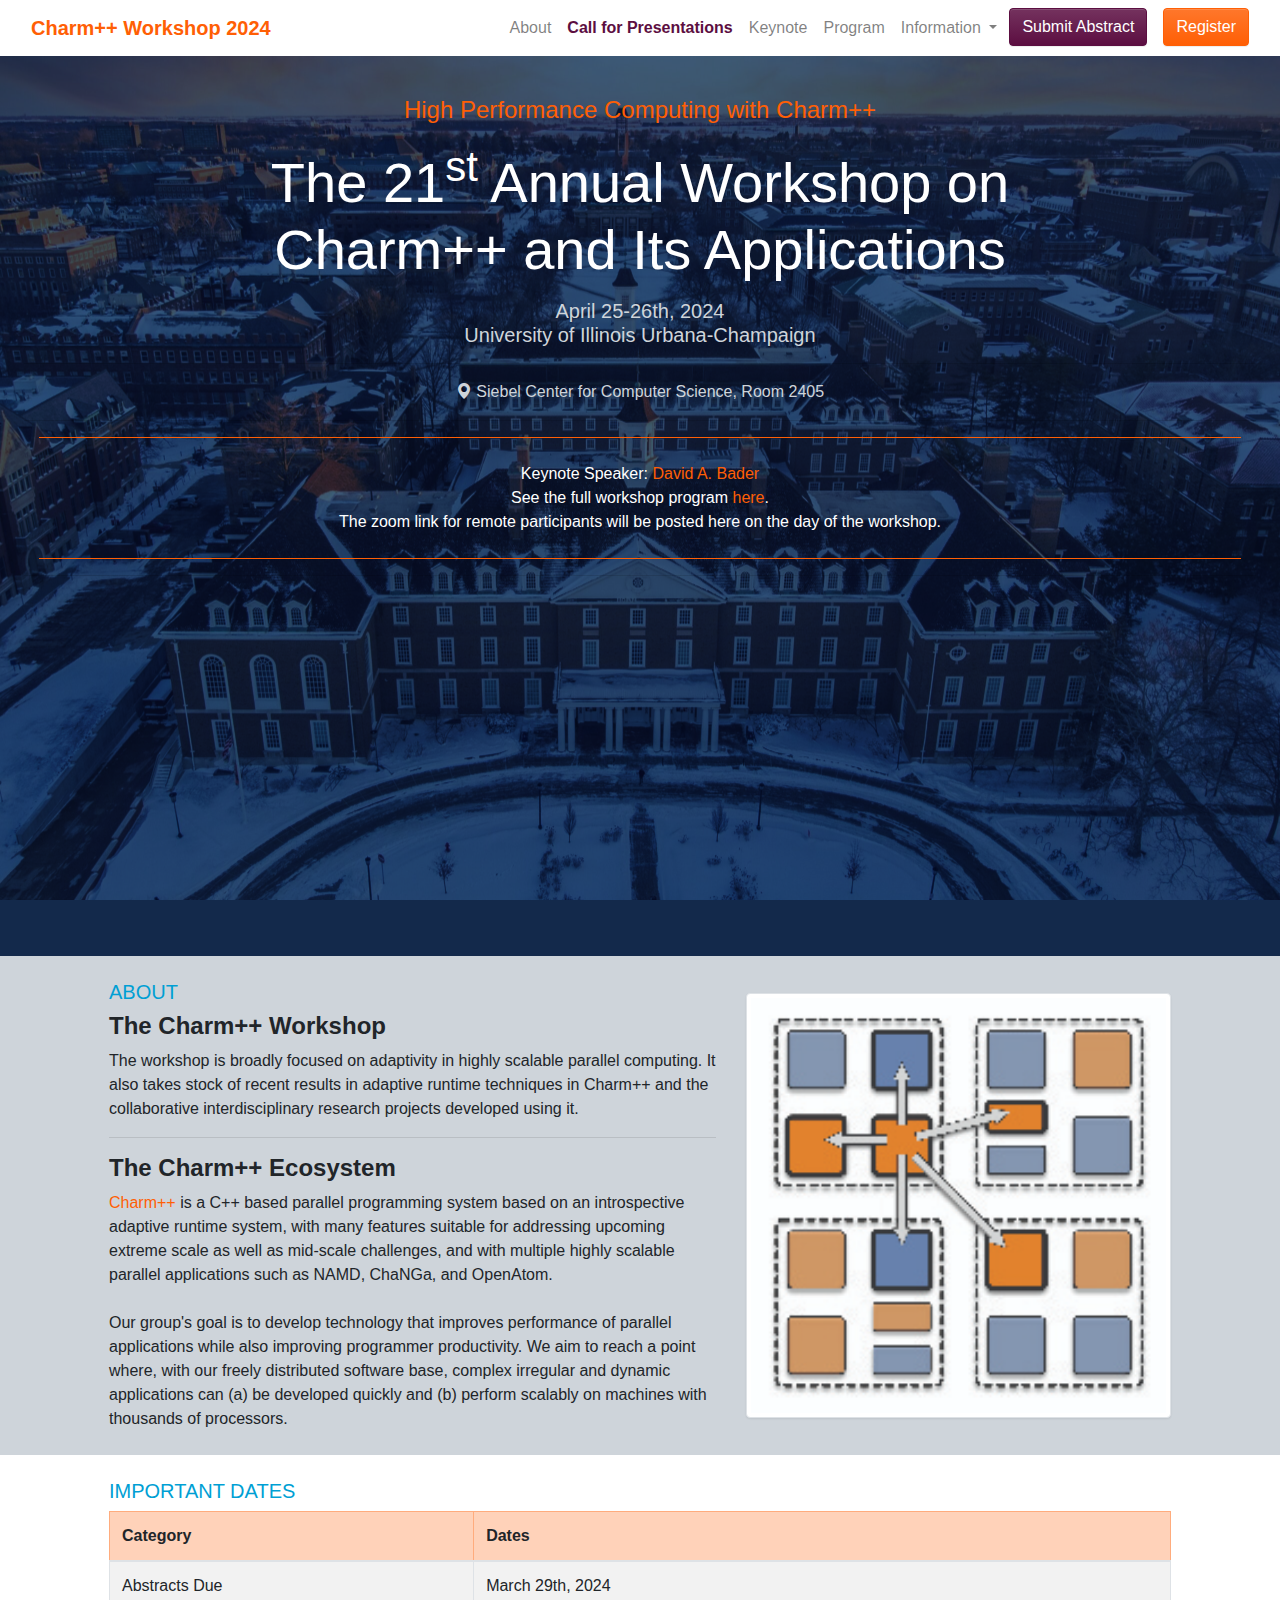
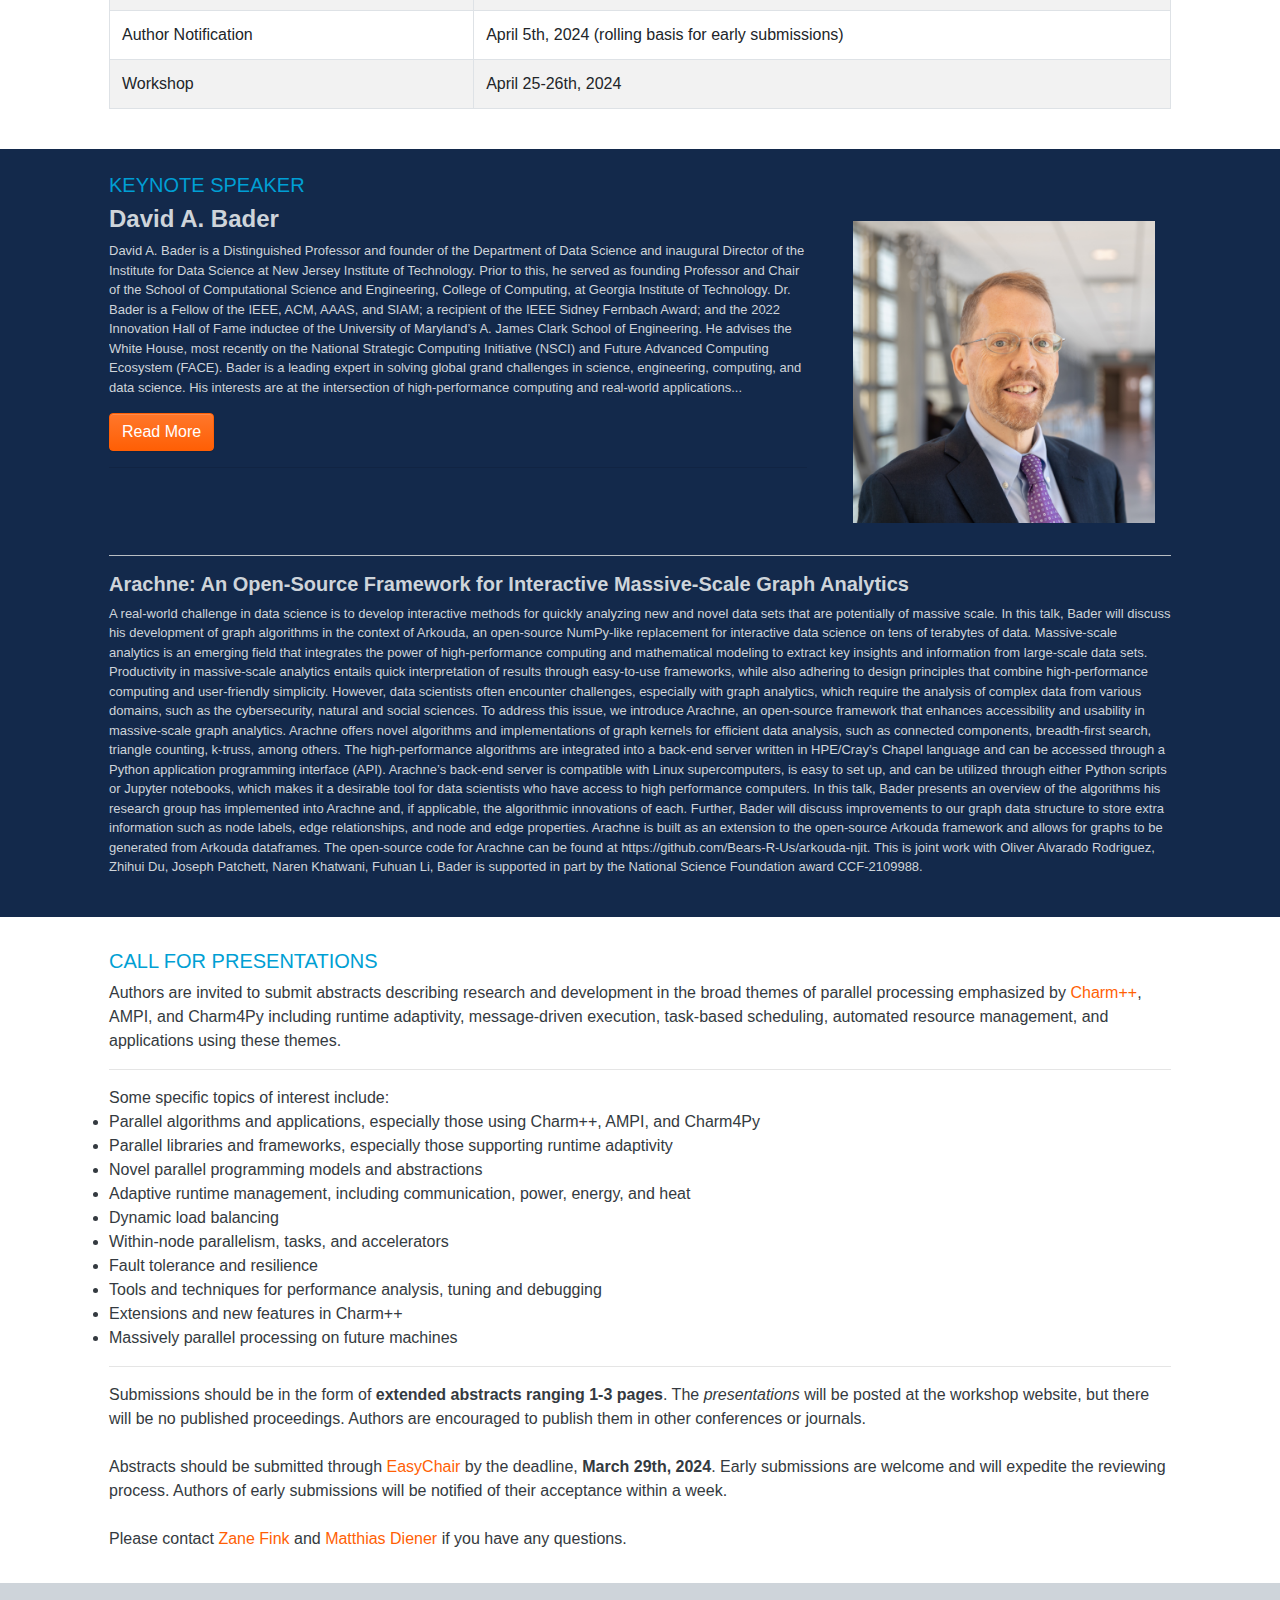
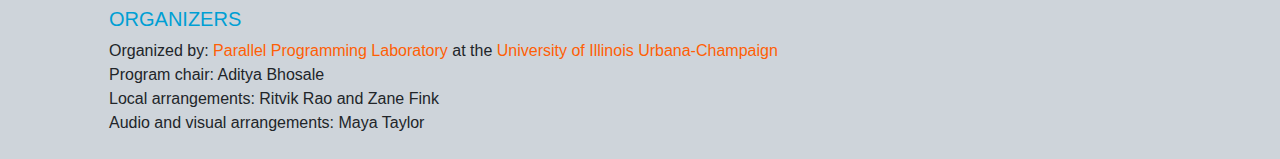
<file: index.html>
<!DOCTYPE html>
<html lang="en" class="has-navbar-fixed-top">
  <head>
    <!-- Header -->
    <title>Charm++ Workshop 2024</title>
    <link rel="stylesheet" href="styles/bootstrap.min.css" />
    <script
      src="https://cdn.jsdelivr.net/npm/bootstrap@5.3.3/dist/js/bootstrap.bundle.min.js"
      integrity="sha384-YvpcrYf0tY3lHB60NNkmXc5s9fDVZLESaAA55NDzOxhy9GkcIdslK1eN7N6jIeHz"
      crossorigin="anonymous"
    ></script>
    <link
      rel="stylesheet"
      href="https://cdn.jsdelivr.net/npm/bootstrap-icons@1.11.3/font/bootstrap-icons.min.css"
    />
    <script src="https://code.jquery.com/jquery-1.10.2.js"></script>
    <script src="scripts/scripts.js"></script>
    <link
      rel="apple-touch-icon"
      sizes="180x180"
      href="img/apple-touch-icon.png"
    />
    <link
      rel="icon"
      type="image/png"
      sizes="32x32"
      href="img/favicon-32x32.png"
    />
    <link
      rel="icon"
      type="image/png"
      sizes="16x16"
      href="img/favicon-16x16.png"
    />
    <link rel="manifest" href="img/site.webmanifest" />
    <link rel="mask-icon" href="img/safari-pinned-tab.svg" color="#5bbad5" />
    <link rel="shortcut icon" href="img/favicon.ico" />
    <meta name="viewport" content="width=device-width, initial-scale=1" />
    <meta name="msapplication-TileColor" content="#da532c" />
    <meta name="msapplication-config" content="img/browserconfig.xml" />
    <meta name="theme-color" content="#ffffff" />
    <style>
      html {
        scroll-behavior: smooth;
      }

      #organizers {
        background-color: #f3eff6;
      }

      #about {
        background-color: #f3eff6;
      }

      #dates {
        background-color: #f3eff6;
      }

      .navbar .nav-link {
        color: black;
      }
    </style>
  </head>

  <body>
    <!-- Navigation bar -->

    <nav class="navbar navbar-expand-lg navbar-light bg-white sticky-top">
      <div class="container-fluid">
        <a class="navbar-brand text-primary" href="index.html"
          ><strong>Charm++ Workshop 2024</strong></a
        >
        <button
          class="navbar-toggler"
          type="button"
          data-bs-toggle="collapse"
          data-bs-target="#navbarNav"
          aria-controls="navbarNav"
          aria-expanded="false"
          aria-label="Toggle navigation"
        >
          <span class="navbar-toggler-icon"></span>
        </button>
        <div class="collapse navbar-collapse" id="navbarNav">
          <ul class="navbar-nav ml-auto">
            <li class="nav-item">
              <a class="nav-link" href="index.html#about">About</a>
            </li>
            <li class="nav-item">
              <a
                class="nav-link text-danger"
                aria-current="page"
                href="index.html#presentations"
              >
                <strong class="text-danger">Call for Presentations</strong>
              </a>
            </li>

            <li class="nav-item">
              <a
                class="nav-link"
                aria-current="page"
                href="index.html#speakers"
              >
                Keynote
              </a>
            </li>
            <li class="nav-item">
              <a
                class="nav-link"
                aria-current="page"
                href="https://docs.google.com/spreadsheets/d/1NQvboaf-mHMeMUpi1Yxj98eeWjigz1hQA1aHtWsUt3k/edit#gid=12860774"
                >Program</a
              >
            </li>
            <li class="nav-item dropdown">
              <a
                class="nav-link dropdown-toggle"
                href="#"
                role="button"
                data-bs-toggle="dropdown"
                aria-expanded="false"
              >
                Information
              </a>
              <ul class="dropdown-menu">
                <li>
                  <a class="dropdown-item" href="index.html#dates"
                    >Important Dates</a
                  >
                </li>
                <li>
                  <a class="dropdown-item" href="venue.html">Venue</a>
                </li>
                <li>
                  <a
                    class="dropdown-item"
                    href="https://charm.cs.illinois.edu/workshops"
                    >Previous Workshops</a
                  >
                </li>
              </ul>
            </li>

            <li class="nav-item pl-lg-1">
              <!-- button to submit to the EasyChair link-->
              <a
                class="btn btn-danger"
                href="https://easychair.org/conferences/?conf=charm2024"
                target="_blank"
                >Submit Abstract</a
              >
            </li>
            <li class="nav-item pl-lg-3">
              <!-- button to submit to the EasyChair link-->
              <a
                class="btn btn-primary"
                href="https://forms.gle/mmr7sH9EAXZNjxAm7
              "
                target="_blank"
                >Register</a
              >
            </li>
          </ul>
        </div>
      </div>
    </nav>

    <!-- Registration modal
    <div
      class="modal fade"
      id="presentations"
      data-bs-backdrop="static"
      data-bs-keyboard="false"
      tabindex="-1"
      aria-labelledby="presentationsLabel"
      aria-hidden="true"
    >
      <div class="modal-dialog modal-lg">
        <div class="modal-content">
          <div class="modal-header">
            <h1 class="modal-title fs-5" id="presentationsLabel">
              Call for Presentations
            </h1>
            <button
              type="button"
              class="btn"
              data-bs-dismiss="modal"
              aria-label="Close"
            >
              <i class="bi bi-x h3"></i>
            </button>
          </div>
          <div class="modal-body">
            Authors are invited to submit abstracts describing research and
            development in the broad themes of parallel processing emphasized by
            Charm++, AMPI, and Charm4Py including runtime adaptivity,
            message-driven execution, task-based scheduling, automated resource
            management, and applications using these themes..<br />
            <hr />
            Some specific topics of interest include:<br />
            <dl>
              <li>
                Parallel algorithms and applications, especially those using
                Charm++, AMPI, and Charm4Py
              </li>
              <li>
                Parallel libraries and frameworks, especially those supporting
                runtime adaptivity
              </li>
              <li>Novel parallel programming models and abstractions</li>
              <li>
                Adaptive runtime management, including communication, power,
                energy, and heat
              </li>
              <li>Dynamic load balancing</li>
              <li>Within-node parallelism, tasks, and accelerators</li>
              <li>Fault tolerance and resilience</li>
              <li>
                Tools and techniques for performance analysis, tuning and
                debugging
              </li>
              <li>Extensions and new features in Charm++</li>
              <li>Massively parallel processing on future machines</li>
            </dl>
            <hr />
            Submissions should be in the form of
            <strong>extended abstracts ranging 1-3 pages</strong>.
            <br />
            The <em>presentations</em> will be posted at the workshop website,
            but there will be no published proceedings.<br />
            Authors are encouraged to publish them in other conferences or
            journals.<br /><br />
            Abstracts should be submitted through
            <a
              href="https://easychair.org/conferences/?conf=charm20"
              target="_blank"
              >EasyChair</a
            >
            by the deadline, <strong>TODO</strong>.<br />
            Early submissions are welcome and will expedite the reviewing
            process. Authors of early submissions will be notified of their
            acceptance within a week.<br />
            Please contact TODO if you have any questions.<br />
          </div>
          <div class="modal-footer">
            <button
              type="button"
              class="btn btn-secondary"
              data-bs-dismiss="modal"
            >
              Close
            </button>
          </div>
        </div>
      </div>
    </div> -->

    <!-- Fullheight section -->
    <section
      class="bg-secondary text-center text-light"
      style="
        background-image: url(img/uiuc.jpg);
        background-size: cover;
        background-position: center;
        background-attachment: fixed;
        background-blend-mode: soft-light;
        height: 100vh;
      "
    >
      <div class="container-fluid p-4">
        <p class="h4 p-3 text-primary">
          High Performance Computing with Charm++
        </p>
        <p class="display-4 text-white">
          <strong
            >The 21<sup>st</sup> Annual Workshop on <br />
            Charm++ and Its Applications</strong
          >
        </p>
        <p class="h5 text-light">
          <!--
          <span class="icon">
            <i class="fas fa-calendar-alt"></i>
          </span>
          -->

          April 25-26th, 2024 <br />
          University of Illinois Urbana-Champaign <br />
        </p>

        <hr />
        <i class="bi bi-geo-alt-fill"></i> Siebel Center for Computer Science,
        Room 2405
        <hr />
        <div class="col text-white">
          <p class="border-top border-bottom p-4 border-primary">
            Keynote Speaker: <a href="#speakers"> David A. Bader</a> <br />See
            the full workshop program
            <a
              href="https://docs.google.com/spreadsheets/d/1NQvboaf-mHMeMUpi1Yxj98eeWjigz1hQA1aHtWsUt3k/edit#gid=12860774"
              >here</a
            >. <br />
            The zoom link for remote participants will be posted here on the day of the workshop. <br />
          </p>

          <!-- Slides and videos are available in
          the
          <a class="text-arches" href="program.html" target="_blank">
            Program
          </a> -->
        </div>
        <hr />
      </div>
    </section>

    <!-- About -->
    <section class="bg-light" style="scroll-margin-top: 56px" id="about">
      <div class="container">
        <div class="row p-4">
          <div class="col-lg-7">
            <p class="h5 text-info">ABOUT</p>

            <p class="h4"><strong>The Charm++ Workshop</strong></p>
            The workshop is broadly focused on adaptivity in highly scalable
            parallel computing. It also takes stock of recent results in
            adaptive runtime techniques in Charm++ and the collaborative
            interdisciplinary research projects developed using it.
            <hr />
            <p class="h4"><strong>The Charm++ Ecosystem</strong></p>
            <a class="text-primary" href="https://charmplusplus.org/"
              >Charm++</a
            >
            is a C++ based parallel programming system based on an introspective
            adaptive runtime system, with many features suitable for addressing
            upcoming extreme scale as well as mid-scale challenges, and with
            multiple highly scalable parallel applications such as NAMD, ChaNGa,
            and OpenAtom. <br /><br />
            Our group's goal is to develop technology that improves performance
            of parallel applications while also improving programmer
            productivity. We aim to reach a point where, with our freely
            distributed software base, complex irregular and dynamic
            applications can (a) be developed quickly and (b) perform scalably
            on machines with thousands of processors.
          </div>
          <div class="col-lg-5 d-none d-lg-block my-auto">
            <img
              src="img/charm_logo.jpg"
              class="img-thumbnail w-100 my-auto"
              style="object-fit: cover"
            />
          </div>
        </div>
      </div>
    </section>

    <!-- Important dates -->
    <section class="bg-white" style="scroll-margin-top: 56px" id="dates">
      <div class="container p-4">
        <div class="col col-lg">
          <p class="h5 text-info">IMPORTANT DATES</p>
        </div>
        <div class="col col-sm">
          <table class="table table-striped table-bordered">
            <thead class="table-primary">
              <tr>
                <th class="col-md-1" scope="col">Category</th>
                <th class="col-md-2" scope="col">Dates</th>
              </tr>
            </thead>
            <tbody>
              <tr>
                <td>Abstracts Due</td>
                <td>March 29th, 2024</td>
              </tr>
              <tr>
                <td>Author Notification</td>
                <td>April 5th, 2024 (rolling basis for early submissions)</td>
              </tr>
              <tr>
                <td scope="row">Workshop</td>
                <td>April 25-26th, 2024</td>
              </tr>
            </tbody>
          </table>
        </div>
      </div>
    </section>

    <!-- Speakers -->
    <section class="bg-secondary" style="scroll-margin-top: 56px" id="speakers">
      <div class="container">
        <div class="col-lg p-4">
          <p class="h5 text-info">KEYNOTE SPEAKER</p>

          <!-- Keynote Speakers -->
          <div class="row">
            <div class="col-lg-8">
              <p class="h4 text-light" id="davidbader">
                <strong>David A. Bader</strong>
              </p>

              <img
                src="img/Bader-2022-square.jpg"
                class="py-3 img-fluid my-auto mx-auto w-75 d-lg-none"
                alt="David Bader"
              />
              <p
                class="text-light text-truncate d-block"
                style="
                  overflow: hidden;
                  white-space: normal;
                  text-overflow: ellipsis;
                  font-size: small;
                "
              >
                David A. Bader is a Distinguished Professor and founder of the
                Department of Data Science and inaugural Director of the
                Institute for Data Science at New Jersey Institute of
                Technology. Prior to this, he served as founding Professor and
                Chair of the School of Computational Science and Engineering,
                College of Computing, at Georgia Institute of Technology. Dr.
                Bader is a Fellow of the IEEE, ACM, AAAS, and SIAM; a recipient
                of the IEEE Sidney Fernbach Award; and the 2022 Innovation Hall
                of Fame inductee of the University of Maryland’s A. James Clark
                School of Engineering. He advises the White House, most recently
                on the National Strategic Computing Initiative (NSCI) and Future
                Advanced Computing Ecosystem (FACE). Bader is a leading expert
                in solving global grand challenges in science, engineering,
                computing, and data science. His interests are at the
                intersection of high-performance computing and real-world
                applications...
              </p>
              <button
                type="button"
                class="btn btn-primary"
                data-bs-toggle="modal"
                data-bs-target="#davidBaderModal"
              >
                Read More
              </button>
              <hr />
            </div>
            <div class="col-lg-4 d-none d-lg-block">
              <img
                src="img/Bader-2022-square.jpg"
                class="p-3 img-fluid my-auto mx-auto"
                alt="David Bader"
              />
            </div>
          </div>

          <hr class="bg-light" />
          <p class="h5 text-light">
            <strong
              >Arachne: An Open-Source Framework for Interactive Massive-Scale
              Graph Analytics</strong
            >
          </p>

          <p class="text-light" style="font-size: small">
            A real-world challenge in data science is to develop interactive
            methods for quickly analyzing new and novel data sets that are
            potentially of massive scale. In this talk, Bader will discuss his
            development of graph algorithms in the context of Arkouda, an
            open-source NumPy-like replacement for interactive data science on
            tens of terabytes of data. Massive-scale analytics is an emerging
            field that integrates the power of high-performance computing and
            mathematical modeling to extract key insights and information from
            large-scale data sets. Productivity in massive-scale analytics
            entails quick interpretation of results through easy-to-use
            frameworks, while also adhering to design principles that combine
            high-performance computing and user-friendly simplicity. However,
            data scientists often encounter challenges, especially with graph
            analytics, which require the analysis of complex data from various
            domains, such as the cybersecurity, natural and social sciences. To
            address this issue, we introduce Arachne, an open-source framework
            that enhances accessibility and usability in massive-scale graph
            analytics. Arachne offers novel algorithms and implementations of
            graph kernels for efficient data analysis, such as connected
            components, breadth-first search, triangle counting, k-truss, among
            others. The high-performance algorithms are integrated into a
            back-end server written in HPE/Cray’s Chapel language and can be
            accessed through a Python application programming interface (API).
            Arachne’s back-end server is compatible with Linux supercomputers,
            is easy to set up, and can be utilized through either Python scripts
            or Jupyter notebooks, which makes it a desirable tool for data
            scientists who have access to high performance computers. In this
            talk, Bader presents an overview of the algorithms his research
            group has implemented into Arachne and, if applicable, the
            algorithmic innovations of each. Further, Bader will discuss
            improvements to our graph data structure to store extra information
            such as node labels, edge relationships, and node and edge
            properties. Arachne is built as an extension to the open-source
            Arkouda framework and allows for graphs to be generated from Arkouda
            dataframes. The open-source code for Arachne can be found at
            https://github.com/Bears-R-Us/arkouda-njit. This is joint work with
            Oliver Alvarado Rodriguez, Zhihui Du, Joseph Patchett, Naren
            Khatwani, Fuhuan Li, Bader is supported in part by the National
            Science Foundation award CCF-2109988.
          </p>
        </div>
      </div>
    </section>

    <!-- David Bader modal -->
    <div
      class="modal fade"
      id="davidBaderModal"
      tabindex="-1"
      aria-labelledby="davidBaderModal"
      aria-hidden="true"
    >
      <div class="modal-dialog modal-lg">
        <div class="modal-content">
          <div class="modal-header">
            <h1 class="modal-title fs-1" id="davidBaderModal">
              David A. Bader
            </h1>
            <button
              type="button"
              class="btn-close"
              data-bs-dismiss="modal"
              aria-label="Close"
            ></button>
          </div>
          <div class="modal-body">
            <p>
              David A. Bader is a Distinguished Professor and founder of the
              Department of Data Science and inaugural Director of the Institute
              for Data Science at New Jersey Institute of Technology. Prior to
              this, he served as founding Professor and Chair of the School of
              Computational Science and Engineering, College of Computing, at
              Georgia Institute of Technology. Dr. Bader is a Fellow of the
              IEEE, ACM, AAAS, and SIAM; a recipient of the IEEE Sidney Fernbach
              Award; and the 2022 Innovation Hall of Fame inductee of the
              University of Maryland’s A. James Clark School of Engineering. He
              advises the White House, most recently on the National Strategic
              Computing Initiative (NSCI) and Future Advanced Computing
              Ecosystem (FACE).
            </p>

            <p>
              Bader is a leading expert in solving global grand challenges in
              science, engineering, computing, and data science. His interests
              are at the intersection of high-performance computing and
              real-world applications, including cybersecurity, massive-scale
              analytics, and computational genomics, and he has co-authored over
              300 scholarly papers and has best paper awards from ISC, IEEE
              HPEC, and IEEE/ACM SC. Dr. Bader has served as a lead scientist in
              several DARPA programs including High Productivity Computing
              Systems (HPCS) with IBM, Ubiquitous High Performance Computing
              (UHPC) with NVIDIA, Anomaly Detection at Multiple Scales (ADAMS),
              Power Efficiency Revolution For Embedded Computing Technologies
              (PERFECT), Hierarchical Identify Verify Exploit (HIVE), and
              Software-Defined Hardware (SDH).
            </p>
            <p>
              Recently, Bader received an NVIDIA AI Lab (NVAIL) award, and a
              Facebook Research AI Hardware/Software Co-Design award. Dr. Bader
              is Editor-in-Chief of the ACM Transactions on Parallel Computing,
              and General Co-Chair of IPDPS 2021, and previously served as
              Editor-in-Chief of the IEEE Transactions on Parallel and
              Distributed Systems. He serves on the leadership team of Northeast
              Big Data Innovation Hub as the inaugural chair of the Seed Fund
              Steering Committee. ROI-NJ recognized Bader as a technology
              influencer on its 2021 inaugural and 2022 lists. In 2012, Bader
              was the inaugural recipient of University of Maryland’s Electrical
              and Computer Engineering Distinguished Alumni Award. In 2014,
              Bader received the Outstanding Senior Faculty Research Award from
              Georgia Tech. Bader is a member of Tau Beta Pi (National
              Engineering Honor Society), Eta Kappa Nu (Electrical Engineering
              Honor Society), and Omicron Delta Kappa (National Leadership Honor
              Society). Bader has also served as Director of the
              Sony-Toshiba-IBM Center of Competence for the Cell Broadband
              Engine Processor and Director of an NVIDIA GPU Center of
              Excellence.
            </p>
            <p>
              In 1998, Bader built the first Linux supercomputer that led to a
              high-performance computing (HPC) revolution, and Hyperion Research
              estimates that the total economic value of Linux supercomputing
              pioneered by Bader has been over $100 trillion over the past 25
              years. The Computer History Museum recogizes Bader for developing
              the first Linux-based supercomputer which became the predominant
              architecture for all major supercomputers in the world. Bader is a
              cofounder of the Graph500 List for benchmarking “Big Data”
              computing platforms. He is recognized as a “RockStar” of High
              Performance Computing by InsideHPC and as HPCwire’s People to
              Watch in 2012 and 2014.
            </p>
          </div>
          <div class="modal-footer">
            <button
              type="button"
              class="btn btn-secondary"
              data-bs-dismiss="modal"
            >
              Close
            </button>
          </div>
        </div>
      </div>
    </div>

    <!-- Call for Presentations -->
    <section
      class="p-2 bg-white"
      style="scroll-margin-top: 56px"
      id="presentations"
    >
      <div class="container" style="opacity: 1 !important">
        <div class="col col-lg p-4">
          <p class="h5 text-info">CALL FOR PRESENTATIONS</p>
          <div class="text-dark">
            Authors are invited to submit abstracts describing research and
            development in the broad themes of parallel processing emphasized by
            <a href="https://charmplusplus.org/">Charm++</a>, AMPI, and Charm4Py
            including runtime adaptivity, message-driven execution, task-based
            scheduling, automated resource management, and applications using
            these themes.<br />
            <hr />
            Some specific topics of interest include:<br />
            <dl>
              <li>
                Parallel algorithms and applications, especially those using
                Charm++, AMPI, and Charm4Py
              </li>
              <li>
                Parallel libraries and frameworks, especially those supporting
                runtime adaptivity
              </li>
              <li>Novel parallel programming models and abstractions</li>
              <li>
                Adaptive runtime management, including communication, power,
                energy, and heat
              </li>
              <li>Dynamic load balancing</li>
              <li>Within-node parallelism, tasks, and accelerators</li>
              <li>Fault tolerance and resilience</li>
              <li>
                Tools and techniques for performance analysis, tuning and
                debugging
              </li>
              <li>Extensions and new features in Charm++</li>
              <li>Massively parallel processing on future machines</li>
            </dl>
            <hr />
            Submissions should be in the form of
            <strong>extended abstracts ranging 1-3 pages</strong>. The
            <em>presentations</em> will be posted at the workshop website, but
            there will be no published proceedings. Authors are encouraged to
            publish them in other conferences or journals.<br /><br />
            Abstracts should be submitted through
            <a
              href="https://easychair.org/conferences/?conf=charm2024"
              target="_blank"
              >EasyChair</a
            >
            by the deadline, <strong>March 29th, 2024</strong>. Early
            submissions are welcome and will expedite the reviewing process.
            Authors of early submissions will be notified of their acceptance
            within a week. <br />
            <br />
            Please contact
            <a href="mailto:zanef2@illinois.edu">Zane Fink</a> and
            <a href="mailto:mdiener@illinois.edu">Matthias Diener</a> if you
            have any questions.<br />
          </div>
        </div>
      </div>
    </section>

    <!-- Organizers -->
    <section class="bg-light" id="organizers">
      <div class="container">
        <div class="col col-lg p-4">
          <p class="h5 text-info">ORGANIZERS</p>
          <!-- Workshop Co-Chairs: Zane Fink and TBD
          <br /> -->
          Organized by:
          <a href="https://charm.cs.illinois.edu/"
            >Parallel Programming Laboratory</a
          >
          at the
          <a href="https://illinois.edu/"
            >University of Illinois Urbana-Champaign</a
          >
          <br />
          Program chair: Aditya Bhosale
          <br />
          Local arrangements: Ritvik Rao and Zane Fink
          <br />
          Audio and visual arrangements: Maya Taylor
        </div>
      </div>
    </section>
  </body>
</html>
</file>
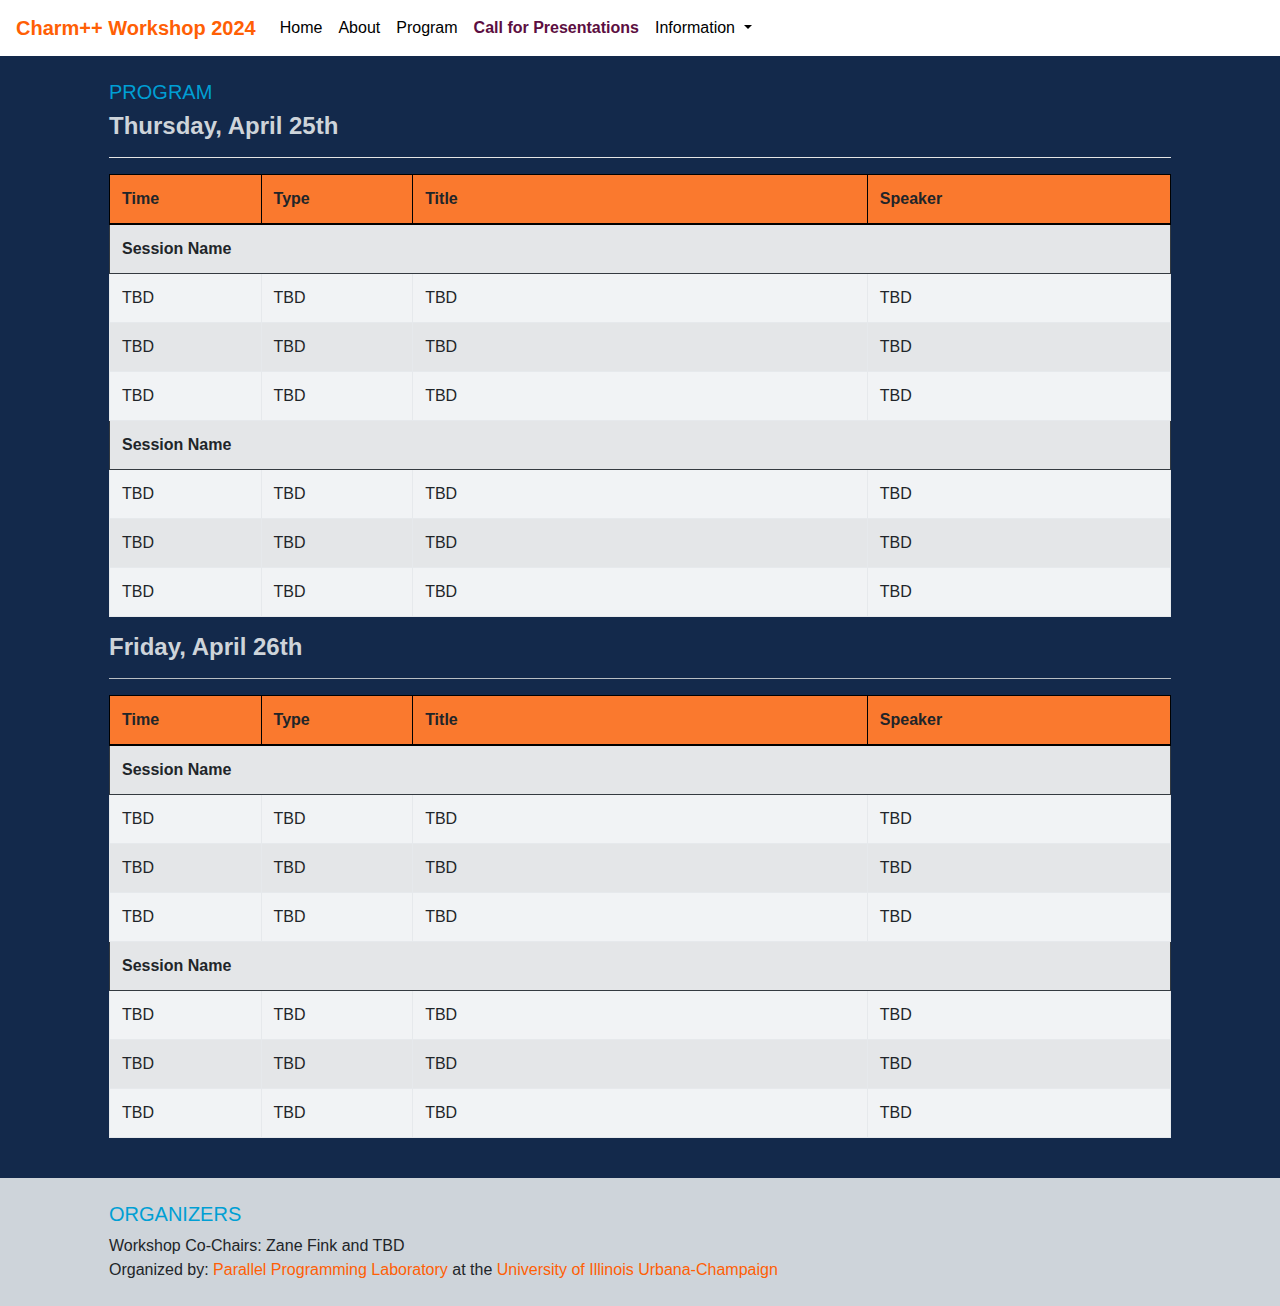
<file: program.html>
<!DOCTYPE html>
<html lang="en" class="has-navbar-fixed-top">
  <head>
    <!-- Header -->
    <title>Charm++ Workshop 2024</title>
    <link rel="stylesheet" href="styles/bootstrap.min.css" />
    <script
      src="https://cdn.jsdelivr.net/npm/bootstrap@5.3.3/dist/js/bootstrap.bundle.min.js"
      integrity="sha384-YvpcrYf0tY3lHB60NNkmXc5s9fDVZLESaAA55NDzOxhy9GkcIdslK1eN7N6jIeHz"
      crossorigin="anonymous"
    ></script>
    <link
      rel="stylesheet"
      href="https://cdn.jsdelivr.net/npm/bootstrap-icons@1.11.3/font/bootstrap-icons.min.css"
    />
    <script src="https://code.jquery.com/jquery-1.10.2.js"></script>
    <script src="scripts/scripts.js"></script>
    <link
      rel="apple-touch-icon"
      sizes="180x180"
      href="img/apple-touch-icon.png"
    />
    <link
      rel="icon"
      type="image/png"
      sizes="32x32"
      href="img/favicon-32x32.png"
    />
    <link
      rel="icon"
      type="image/png"
      sizes="16x16"
      href="img/favicon-16x16.png"
    />
    <link rel="manifest" href="img/site.webmanifest" />
    <link rel="mask-icon" href="img/safari-pinned-tab.svg" color="#5bbad5" />
    <link rel="shortcut icon" href="img/favicon.ico" />
    <meta name="msapplication-TileColor" content="#da532c" />
    <meta name="msapplication-config" content="img/browserconfig.xml" />
    <meta name="theme-color" content="#ffffff" />
    <style>
      html {
        scroll-behavior: smooth;
      }

      #organizers {
        background-color: #f3eff6;
      }

      #about {
        background-color: #f3eff6;
      }

      #dates {
        background-color: #f3eff6;
      }

      .navbar .nav-link {
        color: black;
      }
    </style>
  </head>

  <body>
    <!-- Navigation bar -->

    <!-- Navigation bar -->

    <nav class="navbar navbar-expand bg-white sticky-top">
      <div class="container-fluid">
        <button
          class="navbar-toggler"
          type="button"
          data-bs-toggle="collapse"
          data-bs-target="#navbarTogglerDemo01"
          aria-controls="navbarTogglerDemo01"
          aria-expanded="false"
          aria-label="Toggle navigation"
        >
          <span class="navbar-toggler-icon"></span>
        </button>
        <div class="collapse navbar-collapse" id="navbarTogglerDemo01">
          <a class="navbar-brand" href="index.html"
            ><strong> Charm++ Workshop 2024 </strong></a
          >
          <ul class="navbar-nav me-auto mb-2 mb-lg-0">
            <li class="nav-item">
              <a class="nav-link active" aria-current="page" href="index.html"
                >Home</a
              >
            </li>
            <li class="nav-item">
              <a class="nav-link" href="index.html#about">About</a>
            </li>
            <li class="nav-item">
              <a class="nav-link" href="program.html">Program</a>
            </li>
            <li class="nav-item">
              <a
                class="nav-link active"
                aria-current="page"
                href="index.html#presentations"
              >
                <!-- <i class="bi bi-send-fill"></i> -->
                <div class="text-danger">
                  <strong>Call for Presentations</strong>
                </div></a
              >
            </li>
            <li class="nav-item dropdown">
              <a
                class="nav-link dropdown-toggle"
                href="#"
                role="button"
                data-bs-toggle="dropdown"
                aria-expanded="false"
              >
                Information
              </a>
              <ul class="dropdown-menu">
                <li>
                  <a class="dropdown-item" href="index.html#dates"
                    >Important Dates</a
                  >
                </li>
                <li>
                  <a class="dropdown-item" href="index.html#speakers"
                    >Keynote Speakers</a
                  >
                </li>
                <li>
                  <a
                    class="dropdown-item"
                    href="http://charm.cs.illinois.edu/workshops"
                    >Previous Workshops</a
                  >
                </li>
              </ul>
            </li>
          </ul>
          <!-- <div class="ml-auto">
          <button
            type="button"
            class="btn btn-secondary"
            data-bs-toggle="modal"
            data-bs-target="#presentations"
          >
            <i class="bi bi-send-fill"></i>
            <span>Call for Presentations</span>
          </button>
        </div> -->
        </div>
      </div>
    </nav>

    <!-- Registration modal -->
    <div
      class="modal fade"
      id="presentations"
      data-bs-backdrop="static"
      data-bs-keyboard="false"
      tabindex="-1"
      aria-labelledby="presentationsLabel"
      aria-hidden="true"
    >
      <div class="modal-dialog">
        <div class="modal-content">
          <div class="modal-header">
            <h1 class="modal-title fs-5" id="presentationsLabel">
              Call for Presentations
            </h1>
            <button
              type="button"
              class="btn"
              data-bs-dismiss="modal"
              aria-label="Close"
            >
              <i class="bi bi-x h3"></i>
            </button>
          </div>
          <div class="modal-body">
            Authors are invited to submit abstracts or short papers describing
            research and development in the broad themes of parallel processing
            emphasized by Charm++, AMPI, and Charm4Py including runtime
            adaptivity, message-driven execution, automated resource management,
            and application development.<br />
            <hr />
            Some specific topics of interest include:<br />
            <dl>
              <li>
                Parallel algorithms and applications, especially those using
                Charm++, AMPI, and Charm4Py
              </li>
              <li>
                Parallel libraries and frameworks, especially those supporting
                runtime adaptivity
              </li>
              <li>Novel parallel programming models and abstractions</li>
              <li>
                Adaptive runtime management, including communication, power,
                energy, and heat
              </li>
              <li>Dynamic load balancing</li>
              <li>Within-node parallelism, tasks, and accelerators</li>
              <li>Fault tolerance and resilience</li>
              <li>
                Tools and techniques for performance analysis, tuning and
                debugging
              </li>
              <li>Extensions and new features in Charm++</li>
              <li>Massively parallel processing on future machines</li>
            </dl>
            <hr />
            Submissions should be in the form of
            <strong>extended abstracts ranging 1-3 pages</strong>.<br />
            The <em>presentations</em> will be posted at the workshop website,
            but there will be no published proceedings.<br />
            Authors are encouraged to publish them in other conferences or
            journals.<br /><br />
            Abstracts should be submitted through
            <a
              href="https://easychair.org/conferences/?conf=charm20"
              target="_blank"
              >EasyChair</a
            >
            by the deadline, <strong>September 15, 2020</strong>.<br />
            We ask that authors who submitted their abstract in Spring by email
            resubmit through EasyChair.<br />
            Early submission is welcome and will expedite the reviewing
            process.<br />
            Authors of early submissions will be notified of their acceptance as
            soon as possible.<br /><br />
            Please contact
            <a href="mailto:mdiener@illinois.edu">Matthias Diener</a> if you
            have any questions.<br />
          </div>
          <div class="modal-footer">
            <button
              type="button"
              class="btn btn-secondary"
              data-bs-dismiss="modal"
            >
              Close
            </button>
          </div>
        </div>
      </div>
    </div>

    <!-- Program-->
    <section class="bg-secondary" id="program">
      <div class="container">
        <div class="col col-lg p-4">
          <p class="h5 text-info">PROGRAM</p>
          <p class="h4 text-light"><strong>Thursday, April 25th</strong></p>
          <hr class="bg-white" />
          <table class="table table-striped table-bordered table-light">
            <thead class="border-dark" style="background-color: #fa792e">
              <tr>
                <th class="col-md-1" style="border-color: black" scope="col">
                  Time
                </th>
                <th class="col-md-1" style="border-color: black" scope="col">
                  Type
                </th>
                <th class="col-md-3" style="border-color: black" scope="col">
                  Title
                </th>
                <th class="col-md-2" style="border-color: black" scope="col">
                  Speaker
                </th>
              </tr>
            </thead>
            <tbody>
              <tr class="table-">
                <td colspan="4" class="border-dark">
                  <strong>Session Name</strong>
                </td>
              </tr>
              <tr>
                <td>TBD</td>
                <td>TBD</td>
                <td>TBD</td>
                <td>TBD</td>
              </tr>
              <tr>
                <td>TBD</td>
                <td>TBD</td>
                <td>TBD</td>
                <td>TBD</td>
              </tr>
              <tr>
                <td>TBD</td>
                <td>TBD</td>
                <td>TBD</td>
                <td>TBD</td>
              </tr>
              <tr class="table">
                <td colspan="4" class="border-dark">
                  <strong>Session Name</strong>
                </td>
              </tr>
              <tr>
                <td>TBD</td>
                <td>TBD</td>
                <td>TBD</td>
                <td>TBD</td>
              </tr>
              <tr>
                <td>TBD</td>
                <td>TBD</td>
                <td>TBD</td>
                <td>TBD</td>
              </tr>
              <tr>
                <td>TBD</td>
                <td>TBD</td>
                <td>TBD</td>
                <td>TBD</td>
              </tr>
            </tbody>
          </table>
          <p class="h4 text-light"><strong>Friday, April 26th</strong></p>
          <hr class="bg-light" />
          <table
            class="table table-bordered border-dark table-light table-striped"
          >
            <thead class="" style="background-color: #fa792e">
              <tr>
                <th class="col-md-1" style="border-color: black" scope="col">
                  Time
                </th>
                <th class="col-md-1" style="border-color: black" scope="col">
                  Type
                </th>
                <th class="col-md-3" style="border-color: black" scope="col">
                  Title
                </th>
                <th class="col-md-2" style="border-color: black" scope="col">
                  Speaker
                </th>
              </tr>
            </thead>
            <tbody>
              <tr class="">
                <td colspan="4" class="border-dark">
                  <strong>Session Name</strong>
                </td>
              </tr>
              <tr>
                <td>TBD</td>
                <td>TBD</td>
                <td>TBD</td>
                <td>TBD</td>
              </tr>
              <tr>
                <td>TBD</td>
                <td>TBD</td>
                <td>TBD</td>
                <td>TBD</td>
              </tr>
              <tr>
                <td>TBD</td>
                <td>TBD</td>
                <td>TBD</td>
                <td>TBD</td>
              </tr>
              <tr class="table">
                <td colspan="4" class="border-dark">
                  <strong>Session Name</strong>
                </td>
              </tr>
              <tr>
                <td>TBD</td>
                <td>TBD</td>
                <td>TBD</td>
                <td>TBD</td>
              </tr>
              <tr>
                <td>TBD</td>
                <td>TBD</td>
                <td>TBD</td>
                <td>TBD</td>
              </tr>
              <tr>
                <td>TBD</td>
                <td>TBD</td>
                <td>TBD</td>
                <td>TBD</td>
              </tr>
            </tbody>
          </table>
        </div>
      </div>
    </section>

    <!--Organizers-->
    <!-- Organizers -->
    <footer class="bg-light" id="organizers">
      <div class="container">
        <div class="col col-lg p-4">
          <p class="h5 text-info">ORGANIZERS</p>
          Workshop Co-Chairs: Zane Fink and TBD
          <br />
          Organized by:
          <a href="https://charm.cs.illinois.edu/"
            >Parallel Programming Laboratory</a
          >
          at the
          <a href="https://illinois.edu/"
            >University of Illinois Urbana-Champaign</a
          >
        </div>
      </div>
    </footer>
  </body>
</html>
</file>
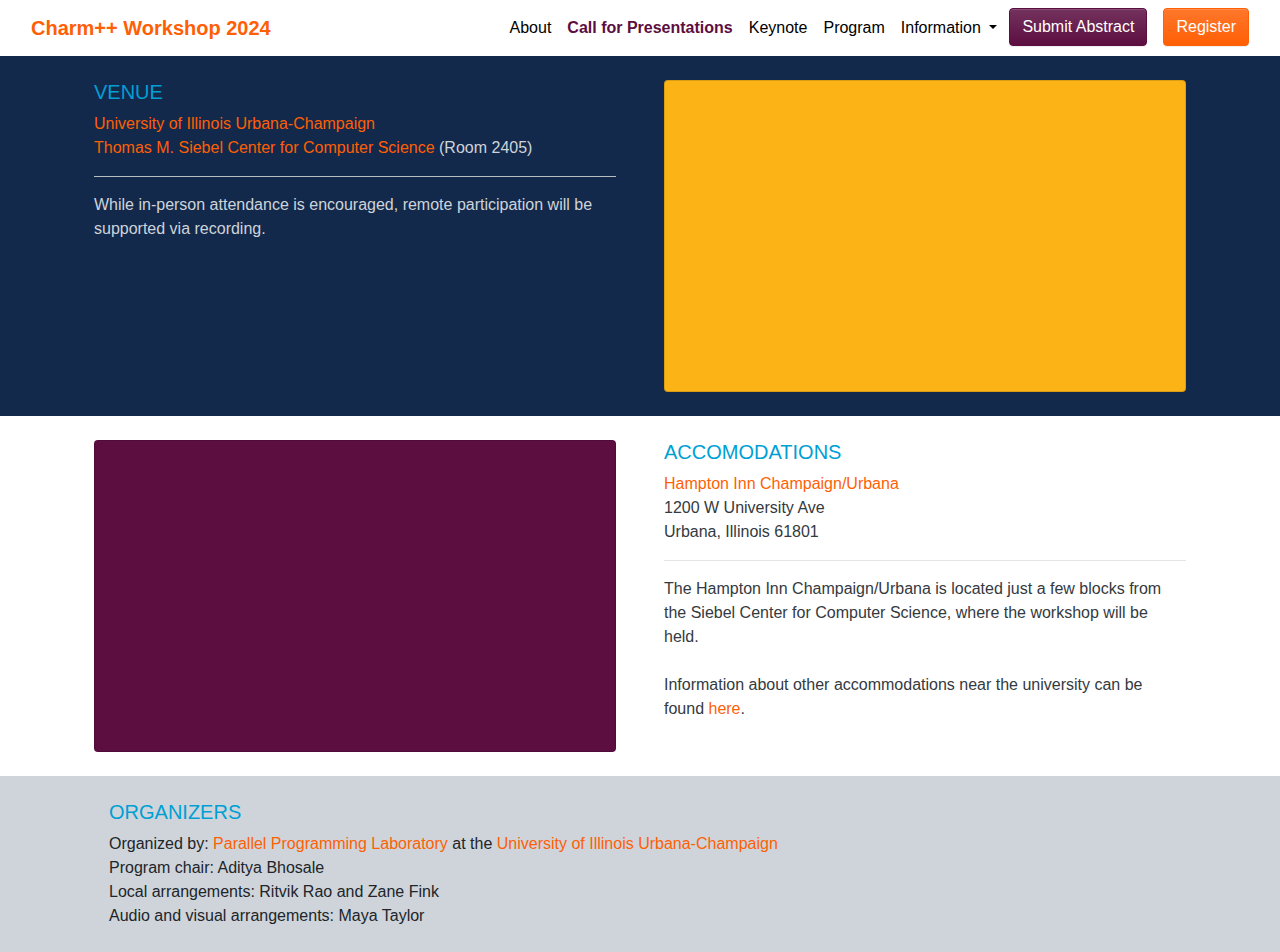
<file: venue.html>
<!DOCTYPE html>
<html lang="en" class="has-navbar-fixed-top">
  <head>
    <!-- Header -->
    <title>Charm++ Workshop 2024</title>
    <link rel="stylesheet" href="styles/bootstrap.min.css" />
    <script
      src="https://cdn.jsdelivr.net/npm/bootstrap@5.3.3/dist/js/bootstrap.bundle.min.js"
      integrity="sha384-YvpcrYf0tY3lHB60NNkmXc5s9fDVZLESaAA55NDzOxhy9GkcIdslK1eN7N6jIeHz"
      crossorigin="anonymous"
    ></script>
    <link
      rel="stylesheet"
      href="https://cdn.jsdelivr.net/npm/bootstrap-icons@1.11.3/font/bootstrap-icons.min.css"
    />
    <script src="https://code.jquery.com/jquery-1.10.2.js"></script>
    <script src="scripts/scripts.js"></script>
    <link
      rel="apple-touch-icon"
      sizes="180x180"
      href="img/apple-touch-icon.png"
    />
    <link
      rel="icon"
      type="image/png"
      sizes="32x32"
      href="img/favicon-32x32.png"
    />
    <link
      rel="icon"
      type="image/png"
      sizes="16x16"
      href="img/favicon-16x16.png"
    />
    <link rel="manifest" href="img/site.webmanifest" />
    <link rel="mask-icon" href="img/safari-pinned-tab.svg" color="#5bbad5" />
    <link rel="shortcut icon" href="img/favicon.ico" />
    <meta name="viewport" content="width=device-width, initial-scale=1" />
    <meta name="msapplication-TileColor" content="#da532c" />
    <meta name="msapplication-config" content="img/browserconfig.xml" />
    <meta name="theme-color" content="#ffffff" />
    <style>
      html {
        scroll-behavior: smooth;
      }

      #organizers {
        background-color: #f3eff6;
      }

      #about {
        background-color: #f3eff6;
      }

      #dates {
        background-color: #f3eff6;
      }

      .navbar .nav-link {
        color: black !important
      }
    </style>
  </head>

  <body>
    <body>
      <!-- Navigation bar -->
  
      <nav class="navbar navbar-expand-lg navbar-light bg-white sticky-top">
        <div class="container-fluid">
          <a class="navbar-brand text-primary" href="index.html"
            ><strong>Charm++ Workshop 2024</strong></a
          >
          <button
            class="navbar-toggler"
            type="button"
            data-bs-toggle="collapse"
            data-bs-target="#navbarNav"
            aria-controls="navbarNav"
            aria-expanded="false"
            aria-label="Toggle navigation"
          >
            <span class="navbar-toggler-icon"></span>
          </button>
          <div class="collapse navbar-collapse" id="navbarNav">
            <ul class="navbar-nav ml-auto">
              <li class="nav-item">
                <a class="nav-link" href="index.html#about">About</a>
              </li>
              <li class="nav-item">
                <a
                  class="nav-link text-danger"
                  aria-current="page"
                  href="index.html#presentations"
                >
                  <strong class="text-danger">Call for Presentations</strong>
                </a>
              </li>
  
              <li class="nav-item">
                <a
                  class="nav-link"
                  aria-current="page"
                  href="index.html#speakers"
                >
                  Keynote
                </a>
              </li>
              <li class="nav-item">
                <a
                  class="nav-link"
                  aria-current="page"
                  href="https://docs.google.com/spreadsheets/d/1NQvboaf-mHMeMUpi1Yxj98eeWjigz1hQA1aHtWsUt3k/edit#gid=12860774"
                  >Program</a
                >
              </li>
  
              <li class="nav-item dropdown">
                <a
                  class="nav-link dropdown-toggle"
                  href="#"
                  role="button"
                  data-bs-toggle="dropdown"
                  aria-expanded="false"
                >
                  Information
                </a>
                <ul class="dropdown-menu">
                  <li>
                    <a class="dropdown-item" href="index.html#dates"
                      >Important Dates</a
                    >
                  </li>
                  <li>
                    <a class="dropdown-item" href="venue.html">Venue</a>
                  </li>
                  <li>
                    <a
                      class="dropdown-item"
                      href="https://charm.cs.illinois.edu/workshops"
                      >Previous Workshops</a
                    >
                  </li>
                </ul>
              </li>
              <!-- <li class="nav-item">
                <a class="nav-link" aria-current="page" href="program.html"
                  >Program</a
                >
              </li> -->
              <li class="nav-item pl-lg-1">
                <!-- button to submit to the EasyChair link-->
                <a
                  class="btn btn-danger"
                  href="https://easychair.org/conferences/?conf=charm2024"
                  target="_blank"
                  >Submit Abstract</a
                >
              </li>
              <li class="nav-item pl-lg-3">
                <!-- button to submit to the EasyChair link-->
                <a
                  class="btn btn-primary"
                  href="https://forms.gle/mmr7sH9EAXZNjxAm7
                "
                  target="_blank"
                  >Register</a
                >
              </li>
            </ul>
          </div>
        </div>
      </nav>

    <!-- Registration modal -->
    <div
      class="modal fade"
      id="presentations"
      data-bs-backdrop="static"
      data-bs-keyboard="false"
      tabindex="-1"
      aria-labelledby="presentationsLabel"
      aria-hidden="true"
    >
      <div class="modal-dialog">
        <div class="modal-content">
          <div class="modal-header">
            <h1 class="modal-title fs-5" id="presentationsLabel">
              Call for Presentations
            </h1>
            <button
              type="button"
              class="btn"
              data-bs-dismiss="modal"
              aria-label="Close"
            >
              <i class="bi bi-x h3"></i>
            </button>
          </div>
          <div class="modal-body">
            Authors are invited to submit abstracts or short papers describing
            research and development in the broad themes of parallel processing
            emphasized by Charm++, AMPI, and Charm4Py including runtime
            adaptivity, message-driven execution, automated resource management,
            and application development.<br />
            <hr />
            Some specific topics of interest include:<br />
            <dl>
              <li>
                Parallel algorithms and applications, especially those using
                Charm++, AMPI, and Charm4Py
              </li>
              <li>
                Parallel libraries and frameworks, especially those supporting
                runtime adaptivity
              </li>
              <li>Novel parallel programming models and abstractions</li>
              <li>
                Adaptive runtime management, including communication, power,
                energy, and heat
              </li>
              <li>Dynamic load balancing</li>
              <li>Within-node parallelism, tasks, and accelerators</li>
              <li>Fault tolerance and resilience</li>
              <li>
                Tools and techniques for performance analysis, tuning and
                debugging
              </li>
              <li>Extensions and new features in Charm++</li>
              <li>Massively parallel processing on future machines</li>
            </dl>
            <hr />
            Submissions should be in the form of
            <strong>extended abstracts ranging 1-3 pages</strong>.<br />
            The <em>presentations</em> will be posted at the workshop website,
            but there will be no published proceedings.<br />
            Authors are encouraged to publish them in other conferences or
            journals.<br /><br />
            Abstracts should be submitted through
            <a
              href="https://easychair.org/conferences/?conf=charm20"
              target="_blank"
              >EasyChair</a
            >
            by the deadline, <strong>September 15, 2020</strong>.<br />
            We ask that authors who submitted their abstract in Spring by email
            resubmit through EasyChair.<br />
            Early submission is welcome and will expedite the reviewing
            process.<br />
            Authors of early submissions will be notified of their acceptance as
            soon as possible.<br /><br />
            Please contact
            <a href="mailto:mdiener@illinois.edu">Matthias Diener</a> if you
            have any questions.<br />
          </div>
          <div class="modal-footer">
            <button
              type="button"
              class="btn btn-secondary"
              data-bs-dismiss="modal"
            >
              Close
            </button>
          </div>
        </div>
      </div>
    </div>

    <!-- Program-->
    <section class="bg-secondary" id="program">
      <div class="container text-light">
        <div class="row">
          <div class="col col-lg-6 p-4">
            <p class="h5 text-info">VENUE</p>
            <p class="text-light">
              <a href="https://illinois.edu/"
                >University of Illinois Urbana-Champaign</a
              >
              <br />
              <a href="https://www.siebelcenter.illinois.edu/"
                >Thomas M. Siebel Center for Computer Science</a
              >
              (Room 2405)
            </p>

            <hr class="bg-light" />
            While in-person attendance is encouraged, remote participation will
            be supported via recording.
          </div>
          <div class=" col-lg-6 p-4">
            <div class="card bg-warning card-cascade narrower"> 
              <div class="card-body card-body-cascade text-center">
                <div
                  id="map-container-google-7"
                  class="z-depth-1-half map-container-5 w-100"
                >
                  <div class="embed-responsive embed-responsive-16by9">
                    <iframe
                      class="embed-responsive-item"
                      src="https://www.google.com/maps/embed?pb=!1m18!1m12!1m3!1d3051.2780389560353!2d-88.22748012385401!3d40.11380687402041!2m3!1f0!2f0!3f0!3m2!1i1024!2i768!4f13.1!3m3!1m2!1s0x880cd76baa8479a9%3A0x4e9f01d40d359630!2sThomas%20M.%20Siebel%20Center%20for%20Computer%20Science!5e0!3m2!1sen!2sus!4v1709570602125!5m2!1sen!2sus"
                      style="border: 0"
                      allowfullscreen=""
                      loading="lazy"
                      referrerpolicy="no-referrer-when-downgrade"
                    ></iframe>
                  </div>
                </div>
              </div>
            </div>
          </div>
        </div>
      </div>
    </section>

    <!--add a section for housing with a map to the hotel-->
    <section class="bg-white" id="accomodations">
      <div class="container text-dark">
        <div class="row">
          <div class="col-lg-6 p-4 d-none d-lg-block">
            <div class="card bg-danger card-cascade narrower">
              <div class="card-body card-body-cascade text-center">
                <div
                  id="map-container-google-8"
                  class="z-depth-1-half map-container-5 w-100"
                >
                  <div class="embed-responsive embed-responsive-16by9">
                    <iframe
                      src="https://www.google.com/maps/embed?pb=!1m18!1m12!1m3!1d2647.038769407998!2d-88.22797625207252!3d40.11542553814573!2m3!1f0!2f0!3f0!3m2!1i1024!2i768!4f13.1!3m3!1m2!1s0x880cd7698fb6fab9%3A0x875c9f4ea808d863!2sHampton%20Inn%20Champaign%2FUrbana%20(at%20University%20of%20Illinois)!5e0!3m2!1sen!2sus!4v1709571437072!5m2!1sen!2sus"
                      width="600"
                      height="450"
                      style="border: 0"
                      allowfullscreen=""
                      loading="lazy"
                      referrerpolicy="no-referrer-when-downgrade"
                    ></iframe>
                  </div>
                </div>
              </div>
            </div>
          </div>
          <div class="col-lg-6 p-4">
            <p class="h5 text-info">ACCOMODATIONS</p>
            <p class="text-dark">
              <a
                href="https://www.hilton.com/en/hotels/cmiilhx-hampton-champaign-urbana/"
                >Hampton Inn Champaign/Urbana</a
              >
              <br />
              1200 W University Ave
              <br />
              Urbana, Illinois 61801
              <br />
              <hr>
                The Hampton Inn Champaign/Urbana is located just a few blocks from the Siebel Center for Computer Science, where the workshop will be held. 
                <br> <br>
                Information about other accommodations near the university can be found <a href="https://mwalt2023.linguistics.illinois.edu/accommodations/">here</a>.
            </p>
          </div>
        </div>
      </div>
    </section>

    <!--Organizers-->
    <!-- Organizers -->
    <footer class="bg-light" id="organizers">
      <div class="container">
        <div class="col col-lg p-4">
          <p class="h5 text-info">ORGANIZERS</p>
          <!-- Workshop Co-Chairs: Zane Fink and TBD
          <br /> -->
          Organized by:
          <a href="https://charm.cs.illinois.edu/"
            >Parallel Programming Laboratory</a
          >
          at the
          <a href="https://illinois.edu/"
            >University of Illinois Urbana-Champaign</a
          >
          <br />
          Program chair: Aditya Bhosale 
          <br />
          Local arrangements: Ritvik Rao and Zane Fink
          <br />
          Audio and visual arrangements: Maya Taylor
        </div>
      </div>
    </footer>
  </body>
</html>
</file>
